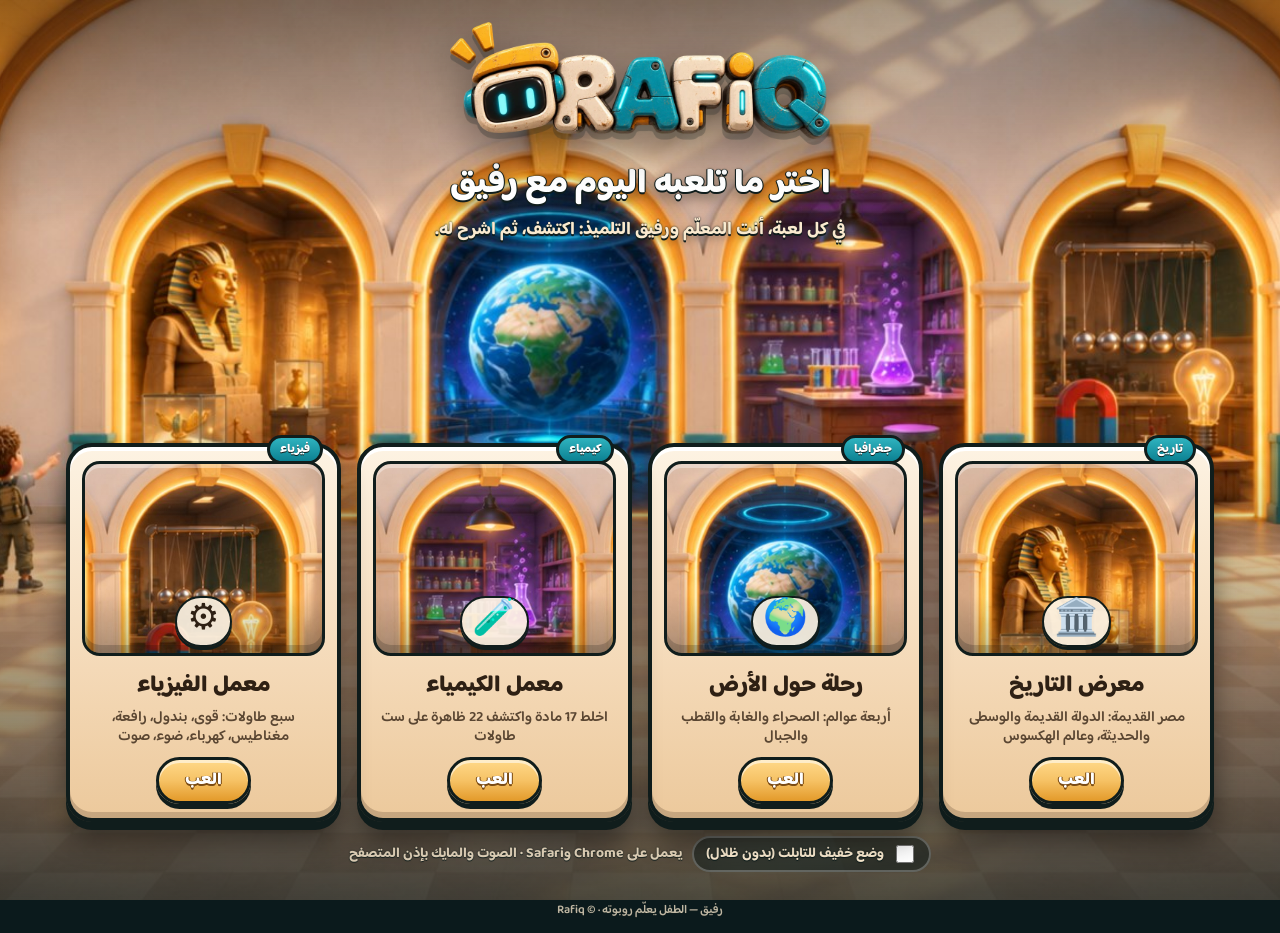
<file: index.html>
<!DOCTYPE html>
<html lang="ar" dir="rtl">
<head>
<meta charset="utf-8">
<meta name="viewport" content="width=device-width,initial-scale=1,viewport-fit=cover">
<title>رفيق | الألعاب</title>
<meta name="description" content="ألعاب رفيق التعليمية: التاريخ، الجغرافيا، الكيمياء، الفيزياء — الطفل يعلّم روبوته رفيق.">
<link rel="icon" href="assets/mark.png">
<link rel="preconnect" href="https://fonts.googleapis.com"><link rel="preconnect" href="https://fonts.gstatic.com" crossorigin>
<link href="https://fonts.googleapis.com/css2?family=Baloo+Bhaijaan+2:wght@400;600;700;800&display=swap" rel="stylesheet">
<style>
:root{--line:#101d1c;--ink:#2e2014;--teal:#0c8192;--teal2:#2fb3bf;--amber:#f6c265;--amber2:#e39a2a;--cream:#faeacf;--cream2:#f4d9b7}
*{box-sizing:border-box}html,body{margin:0;height:100%}
body{font-family:"Baloo Bhaijaan 2",system-ui,sans-serif;color:var(--ink);background:#0b1a1c url(assets/hub-bg.jpg) center/cover no-repeat fixed;min-height:100%;display:flex;flex-direction:column;align-items:center;overflow-x:hidden}
body:before{content:"";position:fixed;inset:0;background:linear-gradient(180deg,rgba(11,26,28,.35) 0%,rgba(11,26,28,0) 25%,rgba(11,26,28,0) 50%,rgba(11,26,28,.72) 100%);pointer-events:none}
main{position:relative;z-index:1;width:min(1180px,100%);padding:18px 16px 28px;display:flex;flex-direction:column;align-items:center;min-height:100%;justify-content:space-between}
.logo{width:min(380px,70vw);height:auto;filter:drop-shadow(0 6px 0 rgba(16,29,28,.25)) drop-shadow(0 14px 20px rgba(0,0,0,.4));margin-top:4px}
h1{margin:6px 0 0;font-size:clamp(20px,3.4vw,34px);font-weight:800;color:#fff;text-shadow:0 2px 0 var(--line),0 0 2px var(--line),1px 0 0 var(--line),-1px 0 0 var(--line),0 6px 14px rgba(0,0,0,.45)}
.sub{margin:2px 0 0;font-size:clamp(14px,1.8vw,18px);font-weight:700;color:var(--cream);text-shadow:0 2px 0 var(--line),0 0 2px var(--line),0 4px 10px rgba(0,0,0,.4)}
.grid{display:grid;grid-template-columns:repeat(4,minmax(0,1fr));gap:16px;width:100%;margin-top:auto}
.card{position:relative;display:flex;flex-direction:column;align-items:center;text-align:center;text-decoration:none;color:var(--ink);background:linear-gradient(180deg,#fdf3e3 0%,#f4d9b7 60%,#ecc99c 100%);border:4px solid var(--line);border-radius:26px;padding:14px 12px 14px;box-shadow:inset 0 4px 0 #fff,inset 0 -6px 0 rgba(84,63,42,.25),0 8px 0 var(--line),0 18px 28px rgba(0,0,0,.45);transition:transform .15s,box-shadow .15s}
.card:hover,.card:focus-visible{transform:translateY(-6px);box-shadow:inset 0 4px 0 #fff,inset 0 -6px 0 rgba(84,63,42,.25),0 14px 0 var(--line),0 26px 34px rgba(0,0,0,.5);outline:none}
.card:active{transform:translateY(4px);box-shadow:inset 0 4px 0 #fff,inset 0 -6px 0 rgba(84,63,42,.25),0 2px 0 var(--line),0 8px 14px rgba(0,0,0,.4)}
.plate{width:100%;aspect-ratio:1.25;border-radius:18px;border:3px solid var(--line);display:grid;place-items:end center;font-size:clamp(26px,3vw,36px);box-shadow:inset 0 4px 0 rgba(255,255,255,.35),inset 0 -8px 0 rgba(0,0,0,.18);position:relative;overflow:hidden;background-size:cover;background-position:center 30%}
.plate:after{content:"";position:absolute;inset:0;background:linear-gradient(180deg,rgba(255,255,255,.18),rgba(255,255,255,0) 30%,rgba(16,29,28,0) 70%,rgba(16,29,28,.25))}
.plate span{position:relative;z-index:1;margin-bottom:6px;background:rgba(253,243,227,.92);border:2px solid var(--line);border-radius:999px;padding:0 10px;line-height:1.3;box-shadow:0 3px 0 var(--line)}
.hist .plate{background-image:url(assets/card-hist.jpg)}.geo .plate{background-image:url(assets/card-geo.jpg)}.chem .plate{background-image:url(assets/card-chem.jpg)}.phys .plate{background-image:url(assets/card-phys.jpg)}
.card h2{margin:10px 0 0;font-size:clamp(17px,2vw,23px);font-weight:800;color:var(--ink)}
.card p{margin:2px 0 10px;font-size:clamp(12px,1.3vw,14.5px);font-weight:600;color:#5a4632;line-height:1.35;min-height:2.7em}
.btn{display:inline-block;background:linear-gradient(180deg,#ffd98a 0%,#f6c265 50%,#e39a2a 100%);color:#fff;border:3px solid var(--line);border-radius:999px;padding:6px 26px;font-weight:900;font-size:17px;text-shadow:0 2px 0 #7a4a12,1px 0 0 #7a4a12,-1px 0 0 #7a4a12;box-shadow:inset 0 3px 0 rgba(255,255,255,.55),0 5px 0 var(--line)}
.tag{position:absolute;top:-12px;inset-inline-start:14px;background:linear-gradient(180deg,#2fb3bf,#0c8192);color:#fff;border:3px solid var(--line);border-radius:999px;font-size:12px;font-weight:800;padding:1px 10px;text-shadow:0 1px 0 var(--line)}
.bar{display:flex;gap:10px;align-items:center;justify-content:center;flex-wrap:wrap;margin-top:14px;color:var(--cream);font-weight:700;font-size:14px;text-shadow:0 1px 0 var(--line),0 0 2px var(--line)}
.tog{display:flex;align-items:center;gap:8px;background:rgba(16,29,28,.55);border:2px solid rgba(255,255,255,.25);border-radius:999px;padding:4px 12px;cursor:pointer;user-select:none}
.tog input{accent-color:var(--amber2);width:18px;height:18px}
footer{position:relative;z-index:1;color:rgba(250,234,207,.75);font-size:12px;font-weight:600;padding:0 0 12px;text-shadow:0 1px 0 var(--line)}
@media (max-width:860px){.grid{grid-template-columns:repeat(2,minmax(0,1fr));gap:12px}.card{padding:10px 10px 12px;border-radius:20px}.plate{aspect-ratio:1.8}.card p{min-height:0}}
@media (max-width:420px){.grid{grid-template-columns:1fr 1fr;gap:10px}.btn{font-size:14px;padding:4px 18px}}
@media (max-height:640px) and (orientation:landscape){main{padding-top:8px}.logo{width:190px}h1{font-size:19px;margin-top:0}.sub{display:none}.grid{grid-template-columns:repeat(4,minmax(0,1fr));gap:10px}.card{padding:8px 8px 10px;border-radius:18px}.plate{aspect-ratio:1.6;font-size:22px}.card p{display:none}.card h2{font-size:15px;margin-top:6px}.btn{font-size:14px;padding:3px 16px;margin-top:4px}.bar{margin-top:8px;font-size:12px}}
</style>
</head>
<body>
<main>
  <header style="text-align:center">
    <picture><source srcset="assets/logo.webp" type="image/webp"><img class="logo" src="assets/logo.png" alt="Rafiq"></picture>
    <h1>اختر ما تلعبه اليوم مع رفيق</h1>
    <p class="sub">في كل لعبة، أنت المعلّم ورفيق التلميذ: اكتشف، ثم اشرح له.</p>
  </header>
  <nav class="grid" aria-label="الألعاب">
    <a class="card hist" href="history/"><span class="tag">تاريخ</span><div class="plate"><span>🏛️</span></div><h2>معرض التاريخ</h2><p>مصر القديمة: الدولة القديمة والوسطى والحديثة، وعالم الهكسوس</p><span class="btn">العب</span></a>
    <a class="card geo" href="geo/"><span class="tag">جغرافيا</span><div class="plate"><span>🌍</span></div><h2>رحلة حول الأرض</h2><p>أربعة عوالم: الصحراء والغابة والقطب والجبال</p><span class="btn">العب</span></a>
    <a class="card chem" href="chem/"><span class="tag">كيمياء</span><div class="plate"><span>🧪</span></div><h2>معمل الكيمياء</h2><p>اخلط 17 مادة واكتشف 22 ظاهرة على ست طاولات</p><span class="btn">العب</span></a>
    <a class="card phys" href="phys/"><span class="tag">فيزياء</span><div class="plate"><span>⚙️</span></div><h2>معمل الفيزياء</h2><p>سبع طاولات: قوى، بندول، رافعة، مغناطيس، كهرباء، ضوء، صوت</p><span class="btn">العب</span></a>
  </nav>
  <div class="bar">
    <label class="tog"><input type="checkbox" id="lite"> وضع خفيف للتابلت (بدون ظلال)</label>
    <span id="hint" style="opacity:.8">يعمل على Chrome وSafari · الصوت والمايك بإذن المتصفح</span>
  </div>
</main>
<footer>رفيق — الطفل يعلّم روبوته · © Rafiq</footer>
<script>
(function(){const k='rafiq_lite',c=document.getElementById('lite');c.checked=localStorage.getItem(k)==='1'||matchMedia('(pointer:coarse)').matches&&localStorage.getItem(k)===null;
const apply=()=>{localStorage.setItem(k,c.checked?'1':'0');document.querySelectorAll('.card').forEach(a=>{a.href=a.getAttribute('href').split('#')[0]+(c.checked?'#lite':'')})};c.onchange=apply;apply();
document.querySelectorAll('.card').forEach(a=>a.addEventListener('click',()=>{try{navigator.vibrate&&navigator.vibrate(12)}catch(e){}}))})();
</script>
</body>
</html>
</file>
